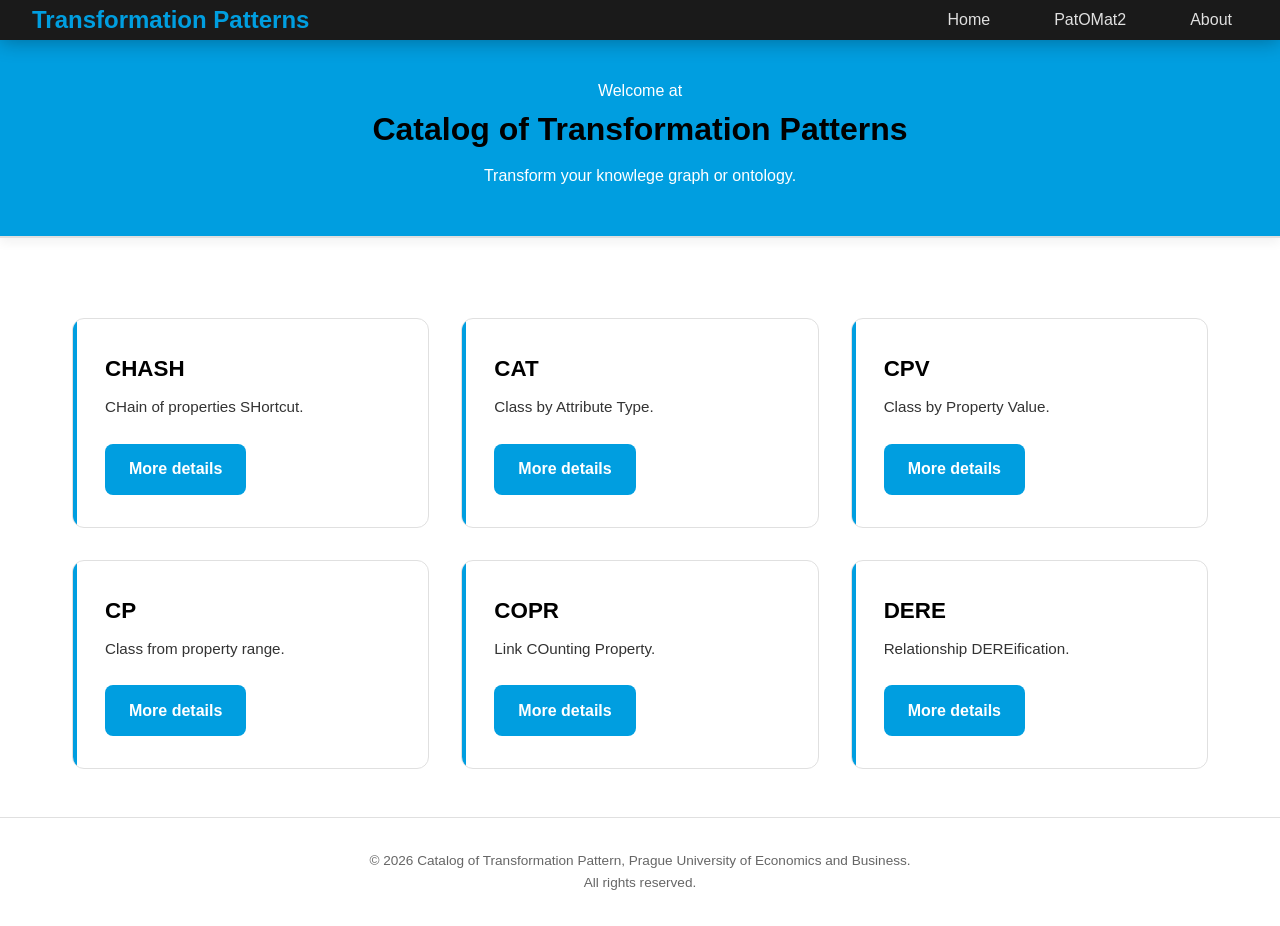
<file: index.html>
<!DOCTYPE html>
<html lang="en">

<head>
    <meta charset="UTF-8">
    <meta name="viewport" content="width=device-width, initial-scale=1.0">
    <title>Catalog of Transformation Patterns</title>
    <link rel="stylesheet" href="styles/style-main.css">
</head>

<body>
    <nav class="top-nav">
        <div class="nav-container">

            <a href="#home" class="nav-logo">Transformation Patterns</a>

            <button class="hamburger-btn" id="mobile-toggle">
                <div class="hamburger-icon">
                    <span></span>
                    <span></span>
                    <span></span>
                </div>
            </button>

            <ul class="nav-menu">
                <li><a href="#home">Home</a></li>
                <li><a href="#pattern">PatOMat2</a></li>
                <li><a href="#about">About</a></li>
            </ul>

        </div>
    </nav>

    <header class="header-with-bg">
        <div class="header-content">
            <p>Welcome at</p>
            <h1 class="header-title">Catalog of Transformation Patterns</h1>
            <p>Transform your knowlege graph or ontology.</p>
        </div>
    </header>

    <div class="container">

        <div class="patterns-grid">
            <div class="pattern-card">
                <h3>CHASH</h3>
                <p>CHain of properties SHortcut.</p>
                <a href="patterns/chash.html" class="cta-button">More details</a>
            </div>

            <div class="pattern-card">
                <h3>CAT</h3>
                <p>Class by Attribute Type.</p>
                <a href="patterns/cat.html" class="cta-button">More details</a>
            </div>

            <div class="pattern-card">
                <h3>CPV</h3>
                <p>Class by Property Value.</p>
                <a href="#CPV" class="cta-button">More details</a>
            </div>

            <div class="pattern-card">
                <h3>CP</h3>
                <p>Class from property range.</p>
                <a href="#CP" class="cta-button">More details</a>
            </div>

            <div class="pattern-card">
                <h3>COPR</h3>
                <p>Link COunting Property.</p>
                <a href="#" class="cta-button">More details</a>
            </div>

            <div class="pattern-card">
                <h3>DERE</h3>
                <p>Relationship DEREification.</p>
                <a href="#" class="cta-button">More details</a>
            </div>
        </div>
    </div>
    <script>
        const toggle = document.getElementById('mobile-toggle');
        const menu = document.querySelector('.nav-menu');

        toggle.addEventListener('click', () => {
            menu.classList.toggle('active');
        });
    </script>
    <footer
        style="background: var(--primary-white); border-top: 1px solid var(--border-gray); padding: 2rem; text-align: center; font-size: 0.85rem; color: #666;">
        <p>&copy; 2026 Catalog of Transformation Pattern, Prague University of Economics and Business.</p>
        <p>All rights reserved.</p>
    </footer>
</body>

</html>
</file>
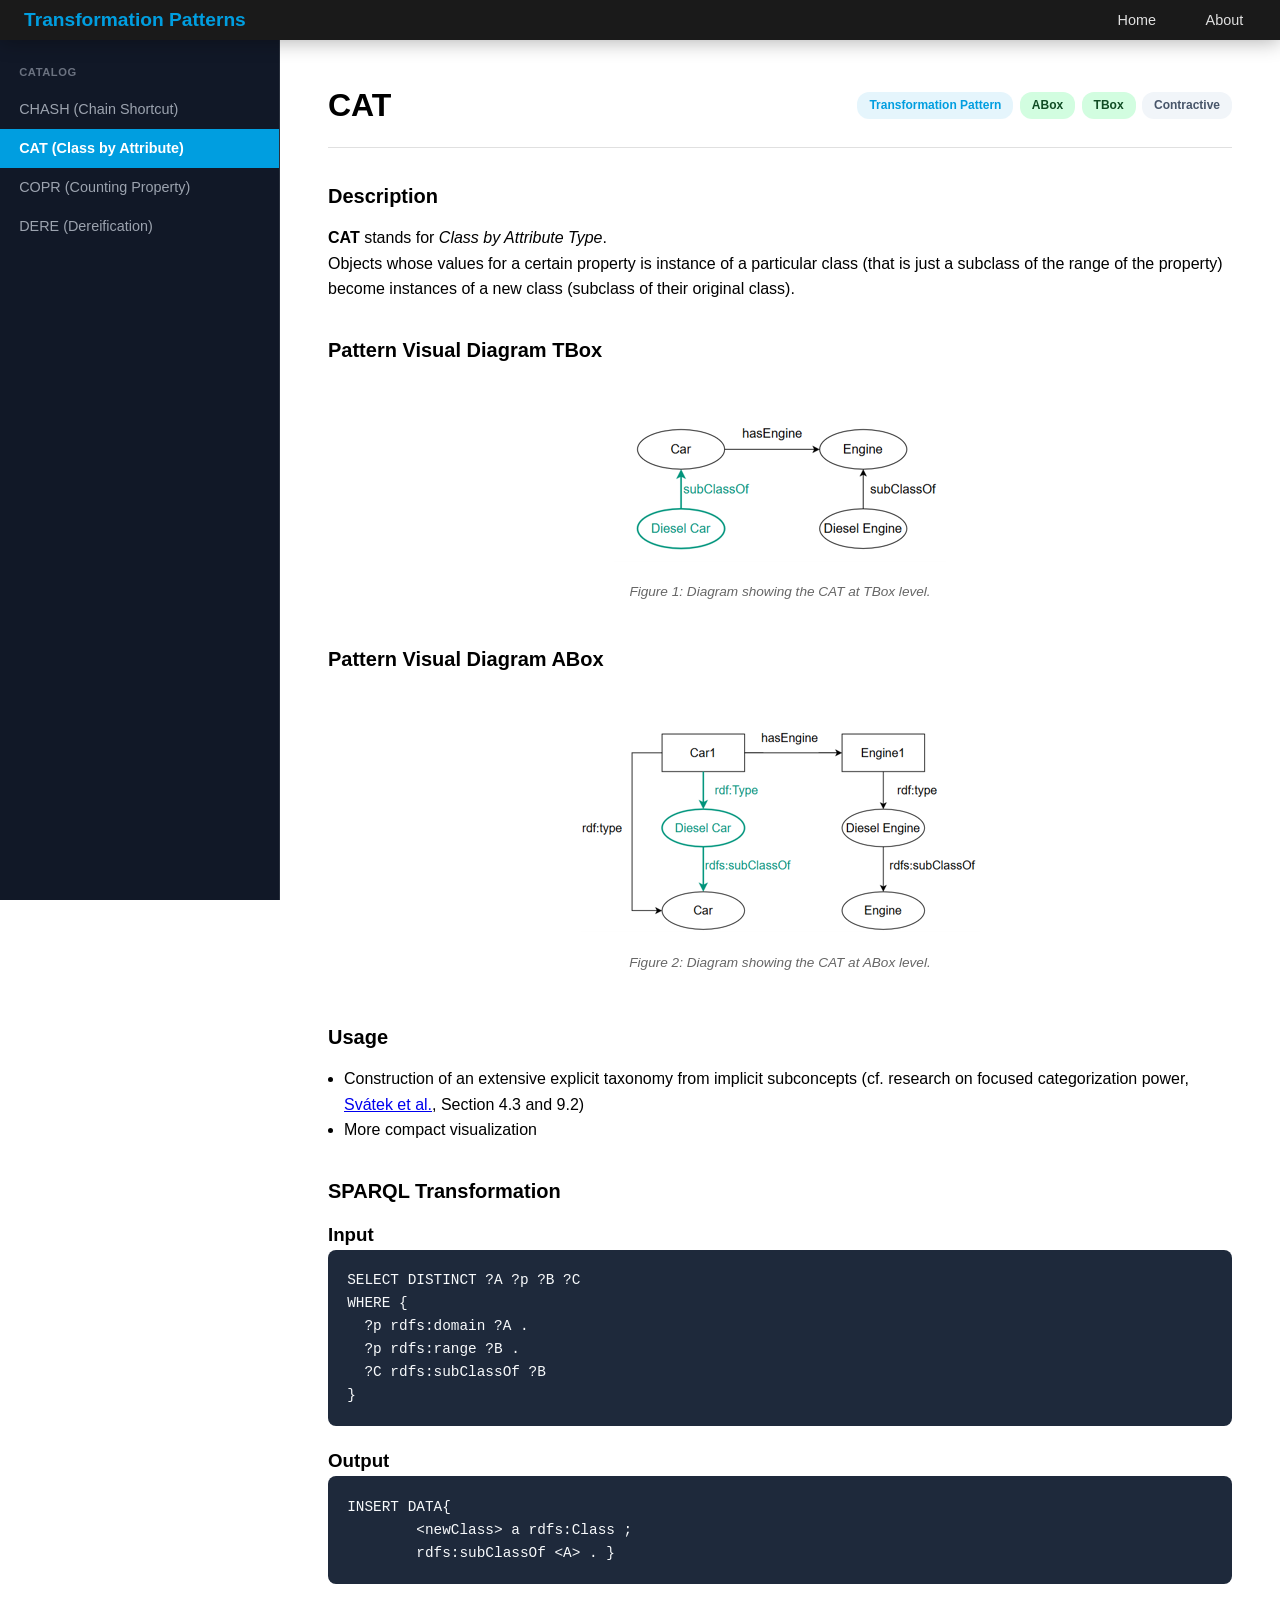
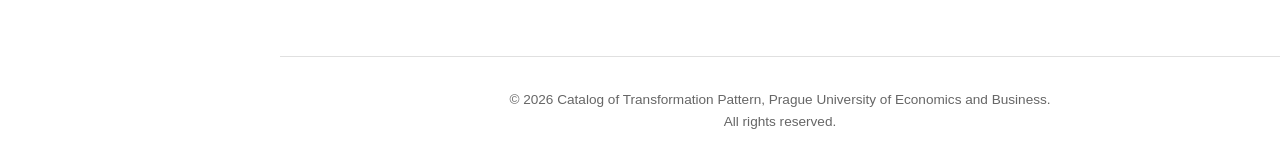
<file: patterns/cat.html>
<!DOCTYPE html>
<html lang="en">

<head>
    <meta charset="UTF-8">
    <meta name="viewport" content="width=device-width, initial-scale=1.0">
    <title>Catalog of Transformation Patterns</title>
    <link rel="stylesheet" href="../styles/style-pattern.css">
</head>

<body>
    <nav class="top-nav">
        <div class="nav-container">

            <a href="../index.html" class="nav-logo">Transformation Patterns</a>

            <button class="hamburger-btn" id="sidebar-toggle" aria-label="Toggle Sidebar">
                <div class="hamburger-icon">
                    <span></span>
                    <span></span>
                    <span></span>
                </div>
            </button>


            <ul class="nav-menu">
                <li><a href="../index.html">Home</a></li>
                <li><a href="#about">About</a></li>
            </ul>

        </div>
    </nav>

    <div class="sidebar-overlay" id="sidebar-overlay"></div>

    <div class="docs-wrapper">

                <aside class="sidebar" id="sidebar">
            <nav class="sidebar-nav">
                <div class="nav-group">
                    <h3>Catalog</h3>
                    <ul>
                        <li><a href="chash.html">CHASH (Chain Shortcut)</a></li>
                        <li><a href="cat.html" class="active">CAT (Class by Attribute)</a></li>
                        <li><a href="#copr">COPR (Counting Property)</a></li>
                        <li><a href="#dere">DERE (Dereification)</a></li>
                    </ul>
                </div>
            </nav>
        </aside>


        <main class="docs-content">
            <header class="content-header">
                <h1>CAT</h1>

                <div class="badges-container">
                    <span class="badge">Transformation Pattern</span>
                    <span class="badge badge-primary">ABox</span>
                    <span class="badge badge-primary">TBox</span>
                    <span class="badge badge-secondary">Contractive</span>
                </div>
            </header>

            <section class="pattern-section">
                <h2>Description</h2>
                <p><strong>CAT</strong> stands for <em>Class by Attribute Type</em>.</p>
                <p>Objects whose values for a certain
                    property is instance of a particular class (that is just a subclass of the range of the property)
                    become instances of a new class (subclass of their original class). </p>
            </section>

            <section class="pattern-section">
                <h2>Pattern Visual Diagram TBox</h2>
                <div class="pattern-image-container">
                    <img src="../img/cat-tbox.png" alt="CAT Pattern Diagram" class="pattern-image">
                    <p class="image-caption">Figure 1: Diagram showing the CAT at TBox level.</p>
                </div>
                <h2>Pattern Visual Diagram ABox</h2>
                <div class="pattern-image-container">
                    <img src="../img/cat-abox.png" alt="CAT Pattern Diagram" class="pattern-image">
                    <p class="image-caption">Figure 2: Diagram showing the CAT at ABox level.</p>
                </div>
            </section>

            <section class="pattern-section">
                <h2>Usage</h2>
                <ul>
                    <li>Construction of an extensive explicit taxonomy from implicit subconcepts (cf. research on
                        focused
                        categorization power, <a href="https://journals.sagepub.com/doi/pdf/10.3233/SW-233401">Svátek et
                            al.</a>, Section 4.3 and 9.2)</li>
                    <li>More compact visualization</li>
                </ul>
            </section>

            <section class="pattern-section">
                <h2>SPARQL Transformation</h2>
                <h3>Input</h3>

                <pre><code>SELECT DISTINCT ?A ?p ?B ?C
WHERE { 
  ?p rdfs:domain ?A .
  ?p rdfs:range ?B .
  ?C rdfs:subClassOf ?B 
}</code></pre>

                <h3>Output</h3>
                <pre><code>INSERT DATA{
        &lt;newClass&gt; a rdfs:Class ;
        rdfs:subClassOf &lt;A&gt; . }</code></pre>
            </section>
        </main>
    </div>

    <!-- Patka -->
    <footer class="main-footer">
        <p>&copy; 2026 Catalog of Transformation Pattern, Prague University of Economics and Business.</p>
        <p>All rights reserved.</p>
    </footer>

    <script>
        const sidebarToggle = document.getElementById('sidebar-toggle');
        const sidebar = document.getElementById('sidebar');
        const overlay = document.getElementById('sidebar-overlay');
        const sidebarLinks = document.querySelectorAll('.sidebar-nav a');

        function toggleSidebar() {
            sidebar.classList.toggle('active');
            overlay.classList.toggle('active');
            sidebarToggle.classList.toggle('active');
        }

        sidebarToggle.addEventListener('click', toggleSidebar);
        overlay.addEventListener('click', toggleSidebar);

        // Zavřít sidebar po kliknutí na odkaz na mobilním zařízení
        sidebarLinks.forEach(link => {
            link.addEventListener('click', () => {
                if (sidebar.classList.contains('active')) {
                    toggleSidebar();
                }
            });
        });
    </script>
</body>

</html>
</file>
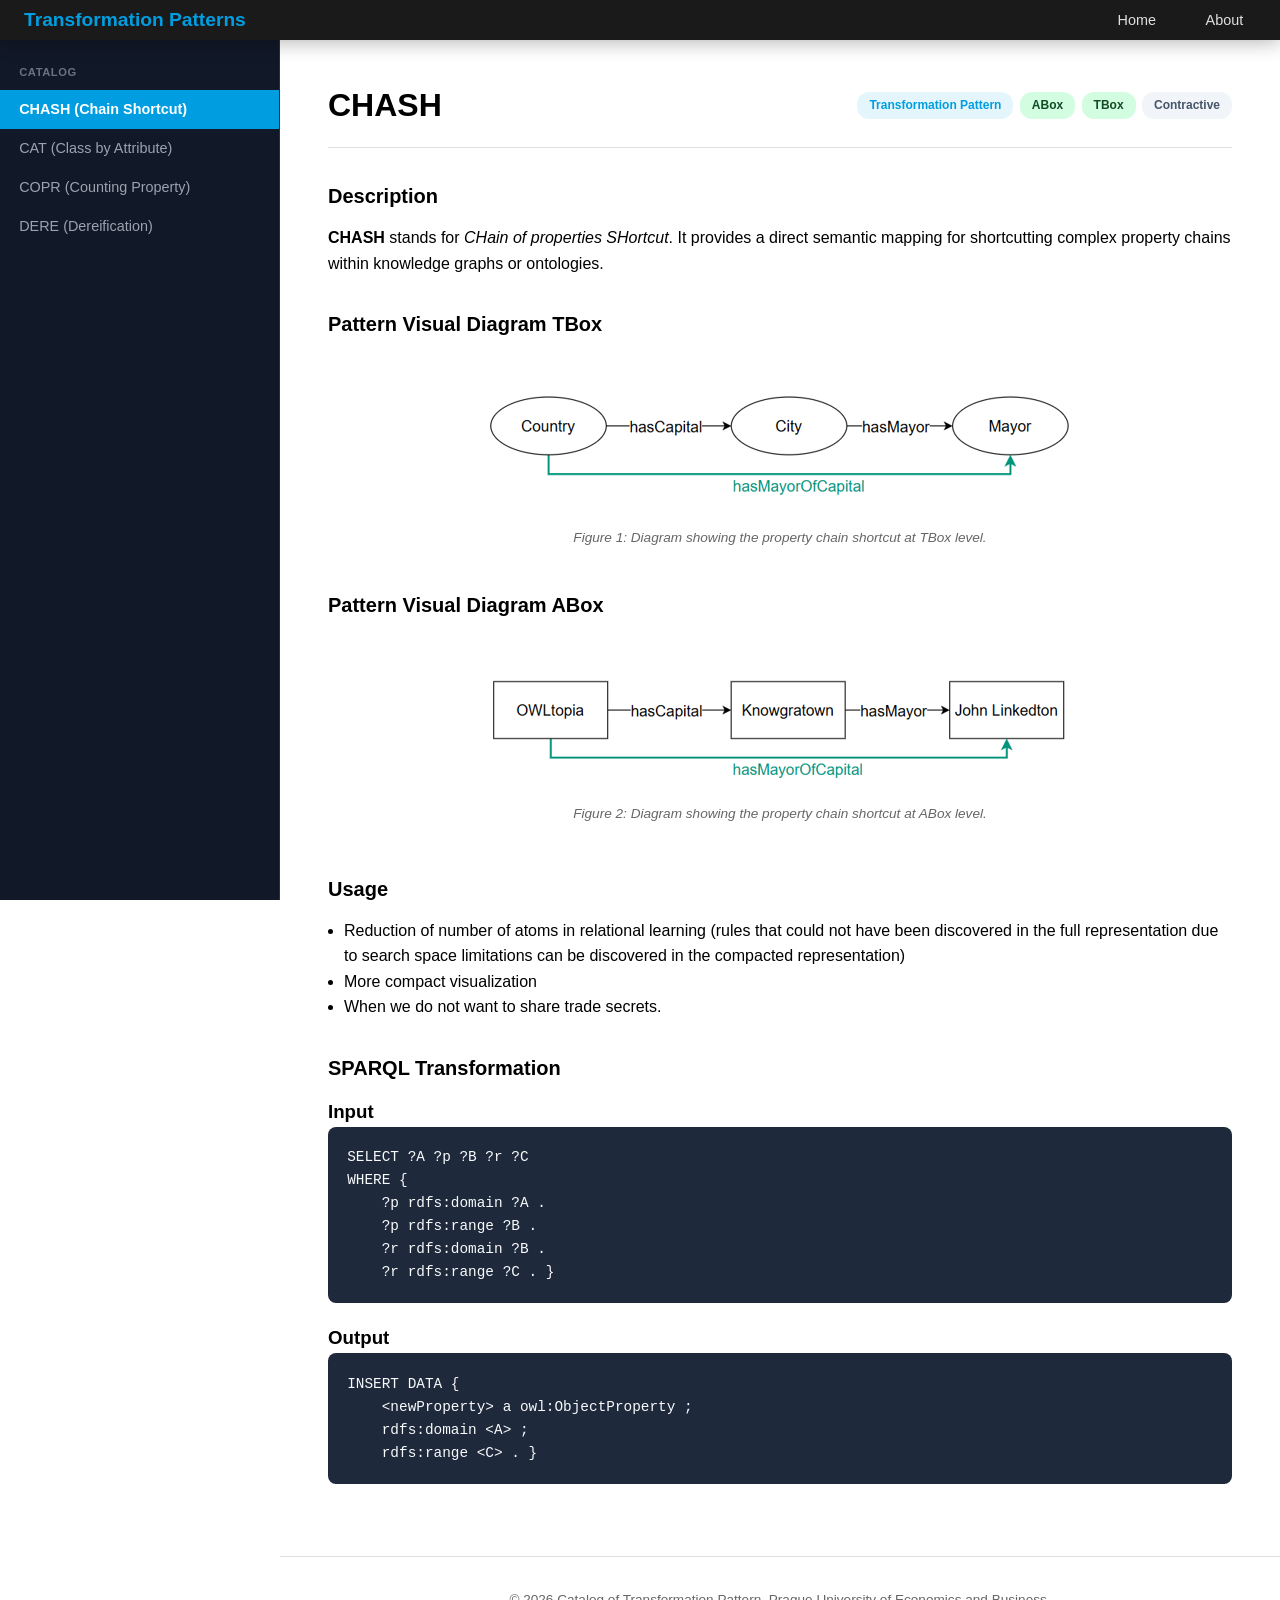
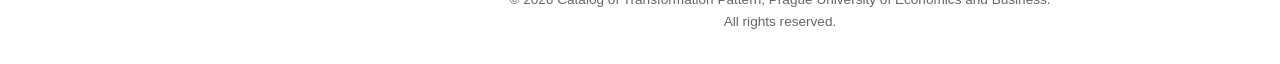
<file: patterns/chash.html>
<!DOCTYPE html>
<html lang="en">

<head>
    <meta charset="UTF-8">
    <meta name="viewport" content="width=device-width, initial-scale=1.0">
    <title>Catalog of Transformation Patterns</title>
    <link rel="stylesheet" href="../styles/style-pattern.css">
</head>

<body>
    <nav class="top-nav">
        <div class="nav-container">

            <a href="../index.html" class="nav-logo">Transformation Patterns</a>

            <button class="hamburger-btn" id="sidebar-toggle" aria-label="Toggle Sidebar">
                <div class="hamburger-icon">
                    <span></span>
                    <span></span>
                    <span></span>
                </div>
            </button>


            <ul class="nav-menu">
                <li><a href="../index.html">Home</a></li>
                <li><a href="#about">About</a></li>
            </ul>

        </div>
    </nav>

    <div class="sidebar-overlay" id="sidebar-overlay"></div>

    <div class="docs-wrapper">

        <aside class="sidebar" id="sidebar">
            <nav class="sidebar-nav">
                <div class="nav-group">
                    <h3>Catalog</h3>
                    <ul>
                        <li><a href="chash.html" class="active">CHASH (Chain Shortcut)</a></li>
                        <li><a href="cat.html">CAT (Class by Attribute)</a></li>
                        <li><a href="#copr">COPR (Counting Property)</a></li>
                        <li><a href="#dere">DERE (Dereification)</a></li>
                    </ul>
                </div>
            </nav>
        </aside>


        <main class="docs-content">
            <header class="content-header">
                <h1>CHASH</h1>

                <div class="badges-container">
                    <span class="badge">Transformation Pattern</span>
                    <span class="badge badge-primary">ABox</span>
                    <span class="badge badge-primary">TBox</span>
                    <span class="badge badge-secondary">Contractive</span>                    
                </div>
            </header>

            <section class="pattern-section">
                <h2>Description</h2>
                <p><strong>CHASH</strong> stands for <em>CHain of properties SHortcut</em>. It provides a direct
                    semantic mapping for shortcutting complex property chains within knowledge graphs or ontologies.</p>
            </section>

            <section class="pattern-section">
                <h2>Pattern Visual Diagram TBox</h2>
                <div class="pattern-image-container">
                    <img src="../img/chash-tbox.png" alt="CHASH Pattern Diagram" class="pattern-image">
                    <p class="image-caption">Figure 1: Diagram showing the property chain shortcut at TBox level.</p>
                </div>
                <h2>Pattern Visual Diagram ABox</h2>
                <div class="pattern-image-container">
                    <img src="../img/chash-abox.png" alt="CHASH Pattern Diagram" class="pattern-image">
                    <p class="image-caption">Figure 2: Diagram showing the property chain shortcut at ABox level.</p>
                </div>
            </section>

            <section class="pattern-section">
                <h2>Usage</h2>
                <ul>
                    <li>
                        Reduction of number of atoms in relational learning (rules that could not have been discovered
                        in the full
                        representation due to search space limitations can be discovered in the compacted
                        representation)
                    </li>
                    <li>More compact visualization</li>
                    <li>When we do not want to share trade secrets.</li>
                </ul>
            </section>

            <section class="pattern-section">
                <h2>SPARQL Transformation</h2>
                <h3>Input</h3>

                <pre><code>SELECT ?A ?p ?B ?r ?C
WHERE {
    ?p rdfs:domain ?A .
    ?p rdfs:range ?B .
    ?r rdfs:domain ?B .
    ?r rdfs:range ?C . }</code></pre>

                <h3>Output</h3>
                <pre><code>INSERT DATA {
    &lt;newProperty&gt; a owl:ObjectProperty ;
    rdfs:domain &lt;A&gt; ;
    rdfs:range &lt;C&gt; . }</code></pre>
            </section>
        </main>
    </div>

    <!-- Patka -->
    <footer class="main-footer">
        <p>&copy; 2026 Catalog of Transformation Pattern, Prague University of Economics and Business.</p>
        <p>All rights reserved.</p>
    </footer>

    <script>
        const sidebarToggle = document.getElementById('sidebar-toggle');
        const sidebar = document.getElementById('sidebar');
        const overlay = document.getElementById('sidebar-overlay');
        const sidebarLinks = document.querySelectorAll('.sidebar-nav a');

        function toggleSidebar() {
            sidebar.classList.toggle('active');
            overlay.classList.toggle('active');
            sidebarToggle.classList.toggle('active');
        }

        sidebarToggle.addEventListener('click', toggleSidebar);
        overlay.addEventListener('click', toggleSidebar);

        // Zavřít sidebar po kliknutí na odkaz na mobilním zařízení
        sidebarLinks.forEach(link => {
            link.addEventListener('click', () => {
                if (sidebar.classList.contains('active')) {
                    toggleSidebar();
                }
            });
        });
    </script>
</body>

</html>
</file>
<file: styles/style-main.css>
:root {
    --primary-white: #FFFFFF;
    --text-black: #000000;
    --accent-blue: #009ee0;
    --light-gray: #F5F5F5;
    --border-gray: #E0E0E0;
}

* {
    margin: 0;
    padding: 0;
    box-sizing: border-box;
}

body {
    font-family: -apple-system, BlinkMacSystemFont, 'Segoe UI', Roboto, sans-serif;
    background: var(--primary-white);
    color: var(--text-black);
    line-height: 1.6;
}

.header-title {
    margin-bottom: 0.5rem;
    color: #000000;
}

.container {
    max-width: 1200px;
    margin: 0 auto;
    padding: 3rem 2rem;
}

.patterns-grid {
    display: grid;
    grid-template-columns: repeat(auto-fit, minmax(350px, 1fr));
    gap: 2rem;
    margin-top: 2rem;
}

.pattern-card {
    background: var(--primary-white);
    border: 1px solid var(--border-gray);
    border-radius: 12px;
    padding: 2rem;
    transition: all 0.3s ease;
    position: relative;
    overflow: hidden;
}

.pattern-card::before {
    content: '';
    position: absolute;
    top: 0;
    left: 0;
    width: 4px;
    height: 100%;
    background: var(--accent-blue);
}

.pattern-card:hover {
    box-shadow: 0 10px 30px rgba(76, 176, 82, 0.15);
    transform: translateY(-5px);
}

.pattern-icon {
    width: 60px;
    height: 60px;
    background: var(--accent-blue);
    border-radius: 12px;
    display: flex;
    align-items: center;
    justify-content: center;
    font-size: 1.8rem;
    color: var(--primary-white);
    margin-bottom: 1rem;
}

.pattern-card h3 {
    font-size: 1.4rem;
    margin-bottom: 0.5rem;
    color: var(--text-black);
}

.pattern-card p {
    color: #333;
    margin-bottom: 1.5rem;
    font-size: 0.95rem;
}

.cta-button {
    background: var(--accent-blue);
    color: var(--primary-white);
    border: none;
    padding: 0.8rem 1.5rem;
    border-radius: 8px;
    font-weight: 600;
    text-decoration: none;
    display: inline-block;
    transition: background 0.3s ease;
}

.cta-button:hover {
    background: #002f43;
}


@media (max-width: 768px) {
    .header h1 {
        font-size: 2rem;
    }

    .container {
        padding: 2rem 1rem;
    }

    .patterns-grid {
        grid-template-columns: 1fr;
        gap: 1.5rem;
    }

    .stats-bar {
        flex-direction: column;
        gap: 1rem;
    }
}

@media (max-width: 480px) {
    .header {
        padding: 1.5rem 1rem;
    }

    .pattern-card {
        padding: 1.5rem;
    }
}

.top-nav {
    position: fixed;
    top: 0;
    left: 0;
    right: 0;
    width: 100%;
    background: #1a1a1a;
    /* Dark background */
    z-index: 1000;
    box-shadow: 0 2px 20px rgba(0, 0, 0, 0.3);
}

.nav-container {
    max-width: 100%;
    margin: 0 auto;
    padding: 0 2rem;
    display: flex;
    justify-content: space-between;
    align-items: center;
    height: 40px;
}

.nav-logo {
    font-size: 1.5rem;
    font-weight: 700;
    color: #ffffff;
    text-decoration: none;
    background: var(--accent-blue);
    -webkit-background-clip: text;
    -webkit-text-fill-color: transparent;
    background-clip: text;
}

.nav-menu {
    display: flex;
    list-style: none;
    margin: 0;
    padding: 0;
    gap: 2rem;
}

.nav-menu a {
    color: #e0e0e0;
    /* Light font */
    text-decoration: none;
    font-weight: 500;
    font-size: 1rem;
    padding: 0.5rem 1rem;
    border-radius: 6px;
    transition: all 0.3s ease;
    position: relative;
}

.nav-menu a:hover {
    color: var(--accent-blue);
    background: rgba(0, 149, 125, 0.1);
}

.nav-menu a::after {
    content: '';
    position: absolute;
    bottom: 0;
    left: 50%;
    width: 0;
    height: 2px;
    background: var(--accent-blue);
    transition: all 0.3s ease;
}

.nav-menu a:hover::after {
    width: 80%;
    left: 10%;
}

.hamburger-btn {
    display: none;
}


/* Mobile: hamburger conversion */
@media (max-width: 768px) {
    .nav-menu {
        position: fixed;
        top: 70px;
        left: 0;
        width: 100%;
        height: calc(100vh - 70px);
        background: #1a1a1a;
        flex-direction: column;
        justify-content: flex-start;
        padding: 2rem;
        transform: translateX(-100%);
        transition: transform 0.4s ease;
        gap: 0;
        opacity: 0;
        pointer-events: none;
        z-index: 1000;
    }


    .nav-menu.active {
        transform: translateX(0);
        opacity: 1;
        pointer-events: auto;
    }

    .nav-menu li {
        margin: 1rem 0;
    }

    .nav-menu.active li {
        opacity: 0;
        transform: translateX(-20px);
        animation: slideIn 0.3s ease forwards;
    }

    .hamburger-btn {
        display: block;
        background: none;
        border: none;
        cursor: pointer;
        padding: 5px;
    }

    .hamburger-icon {
        display: flex;
        flex-direction: column;
        justify-content: space-around;
        width: 25px;
        height: 20px;
    }

    .hamburger-icon span {
        height: 3px;
        width: 100%;
        background: #ffffff;
        border-radius: 3px;
        transition: all 0.3s ease;
    }

}

@keyframes slideIn {
    to {
        opacity: 1;
        transform: translateX(0);
    }
}


.header-with-bg {
    min-height: 100px;
    width: 100%;
    background-color: var(--accent-blue);
    display: flex;
    align-items: center;
    justify-content: center;
    padding: 3rem 2rem;
    color: #ffffff;
    text-align: center;
    border-bottom: 2px solid var(--border-gray);
    box-shadow: 0 5px 10px rgba(0, 0, 0, 0.05);
    margin-top: 30px;
}

/* inner content width */
.header-content {
    max-width: 800px;
    text-align: center;
}
</file>
<file: styles/style-pattern.css>
:root {
    --primary-white: #FFFFFF;
    --text-black: #000000;
    --accent-blue: #009ee0;
    --light-gray: #F5F5F5;
    --border-gray: #E0E0E0;
    --sidebar-bg: #111827;
    --sidebar-text: #9ca3af;
    --sidebar-hover: #ffffff;
    --code-bg: #1e293b;
}

* {
    margin: 0;
    padding: 0;
    box-sizing: border-box;
}

body {
    font-family: -apple-system, BlinkMacSystemFont, 'Segoe UI', Roboto, sans-serif;
    background: var(--primary-white);
    color: var(--text-black);
    line-height: 1.6;
    padding-top: 40px; /* Výška horní navigace top-nav */
}

/* ==========================================
   Top-nav
   ========================================== */
.top-nav {
    position: fixed;
    top: 0;
    left: 0;
    right: 0;
    width: 100%;
    background: #1a1a1a;
    z-index: 1000;
    box-shadow: 0 2px 20px rgba(0, 0, 0, 0.3);
}

.nav-container {
    max-width: 100%;
    margin: 0 auto;
    padding: 0 1.5rem;
    display: flex;
    justify-content: space-between;
    align-items: center;
    height: 40px;
}

.nav-logo {
    font-size: 1.2rem;
    font-weight: 700;
    color: #ffffff;
    text-decoration: none;
    background: var(--accent-blue);
    -webkit-background-clip: text;
    -webkit-text-fill-color: transparent;
    background-clip: text;
}

.nav-menu {
    display: flex;
    list-style: none;
    margin: 0;
    padding: 0;
    gap: 1.5rem;
}

.nav-menu a {
    color: #e0e0e0;
    text-decoration: none;
    font-weight: 500;
    font-size: 0.9rem;
    padding: 0.3rem 0.8rem;
    border-radius: 6px;
    transition: all 0.3s ease;
}

.nav-menu a:hover {
    color: var(--accent-blue);
    background: rgba(0, 158, 224, 0.1);
}

/* ==========================================
   sidebar and content
   ========================================== */
.docs-wrapper {
    display: flex;
    min-height: calc(100vh - 40px - 80px); /* Výška bez navi a footeru */
}

/* Left Sidebar */
.sidebar {
    width: 280px;
    background-color: var(--sidebar-bg);
    color: var(--sidebar-text);
    position: fixed;
    top: 40px;
    bottom: 0;
    left: 0;
    overflow-y: auto;
    border-right: 1px solid rgba(255, 255, 255, 0.1);
    z-index: 100;
    transition: transform 0.3s ease;
}

.sidebar-header {
    padding: 1.5rem 1.2rem;
    border-bottom: 1px solid rgba(255, 255, 255, 0.08);
}

.sidebar-header h2 {
    color: #ffffff;
    font-size: 1.1rem;
}

.sidebar-header p {
    font-size: 0.8rem;
    opacity: 0.6;
}

.sidebar-nav {
    padding: 1.5rem 0;
}

.nav-group {
    margin-bottom: 1.5rem;
}

.nav-group h3 {
    font-size: 0.7rem;
    text-transform: uppercase;
    letter-spacing: 0.05em;
    color: #6b7280;
    padding: 0 1.2rem;
    margin-bottom: 0.5rem;
}

.nav-group ul {
    list-style: none;
}

.nav-group a {
    display: block;
    padding: 0.5rem 1.2rem;
    color: var(--sidebar-text);
    text-decoration: none;
    font-size: 0.9rem;
    transition: all 0.2s ease;
}

.nav-group a:hover {
    color: var(--sidebar-hover);
    background-color: rgba(255, 255, 255, 0.05);
}

.nav-group a.active {
    color: #ffffff;
    background-color: var(--accent-blue);
    font-weight: 600;
}

/* content*/
.docs-content {
    margin-left: 280px; /* Šířka sidebaru */
    flex: 1;
    padding: 2.5rem 3rem;
    max-width: 1000px;
}

.content-header {
    display: flex;
    align-items: center;
    justify-content: space-between;
    gap: 1rem;
    padding-bottom: 1rem;
    border-bottom: 1px solid var(--border-gray);
    margin-bottom: 2rem;
}

.content-header h1 {
    font-size: 2rem;
}

.badges-container {
    display: flex;
    align-items: flex-end;  
    gap: 0.4rem;            
}

.badge {
    background-color: rgba(0, 158, 224, 0.1);
    color: var(--accent-blue);
    padding: 0.25rem 0.75rem;
    border-radius: 12px;
    font-size: 0.75rem;
    font-weight: 600;
    white-space: nowrap;   
}

.badge-secondary {
    background-color: #f1f5f9;
    color: #475569;
}

.badge-primary {
    background-color: #d2fde0;
    color: #104c24;
}

.badge-success {
    background-color: #dcfce7;
    color: #166534;
}

.pattern-section {
    margin-bottom: 2rem;
}

.pattern-section h2 {
    font-size: 1.25rem;
    margin-bottom: 0.8rem;
}

.pattern-section ul {
    padding-left: 1rem;
}

pre {
    background: var(--code-bg);
    color: #f8fafc;
    padding: 1.2rem;
    border-radius: 8px;
    overflow-x: auto;
    font-family: monospace;
    font-size: 0.9rem;
    margin-bottom: 20px;
}

/* Image Container & Styling */
.pattern-image-container {
    margin: 1.5rem 0;
    padding: 1rem;
    text-align: center;
}

.pattern-image {
    max-width: 100%;       
    height: auto;          
}

.image-caption {
    margin-top: 0.75rem;
    font-size: 0.85rem;
    color: #666666;
    font-style: italic;
}

/* footer */
.main-footer {
    background: var(--primary-white);
    border-top: 1px solid var(--border-gray);
    padding: 2rem;
    text-align: center;
    font-size: 0.85rem;
    color: #666;
    margin-left: 280px;
}

/* Overlay */
.sidebar-overlay {
    display: none;
    position: fixed;
    top: 40px;
    left: 0;
    width: 100vw;
    height: 100vh;
    background: rgba(0, 0, 0, 0.5);
    z-index: 90;
}

.hamburger-btn {
    display: none;
}

@media (max-width: 768px) {
    .hamburger-btn {
        display: block;
        background: none;
        border: none;
        cursor: pointer;
        padding: 5px;
    }

    .hamburger-icon {
        display: flex;
        flex-direction: column;
        justify-content: space-around;
        width: 25px;
        height: 20px;
    }

    .hamburger-icon span {
        height: 3px;
        width: 100%;
        background: #ffffff;
        border-radius: 3px;
        transition: all 0.3s ease;
    }

    .sidebar {
        transform: translateX(-100%);
    }

    .sidebar.active {
        transform: translateX(0);
    }

    .sidebar-overlay.active {
        display: block;
    }

    .docs-content, .main-footer {
        margin-left: 0;
        padding: 1.5rem;
    }

}
</file>
